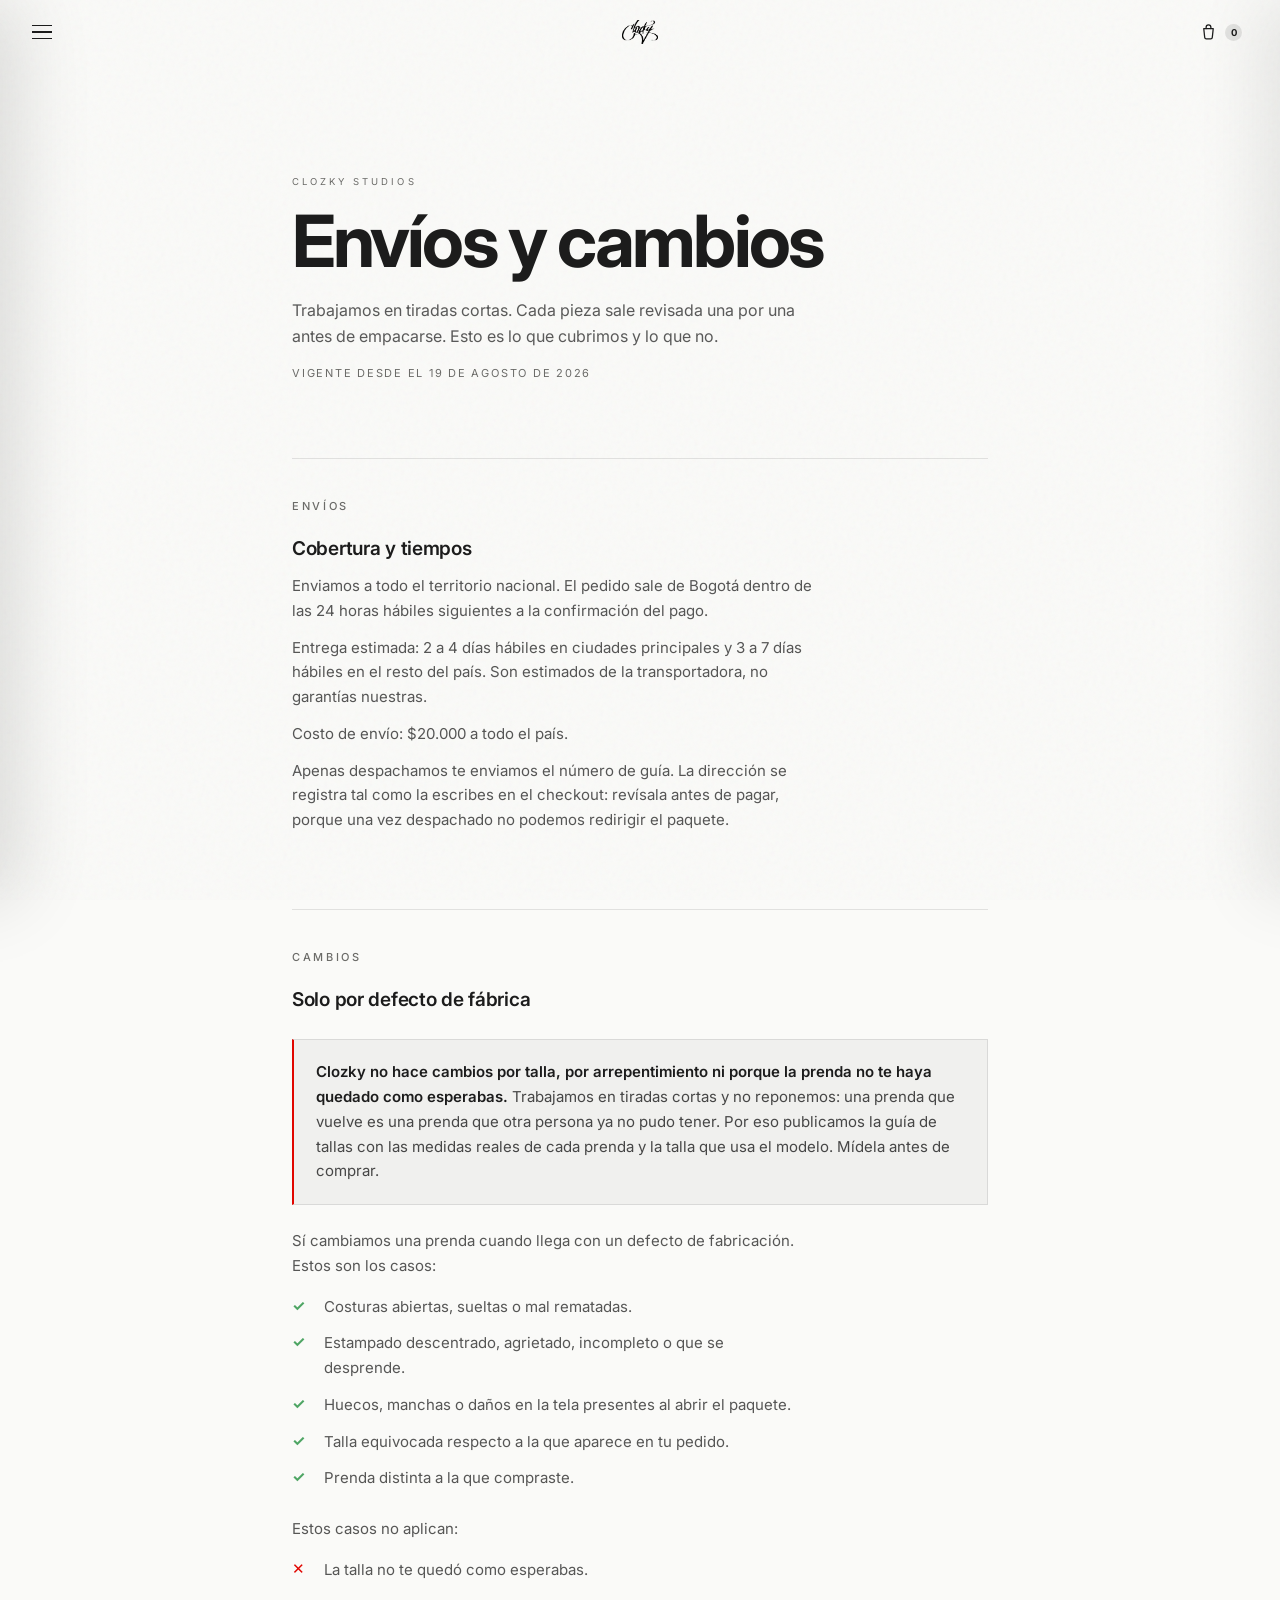
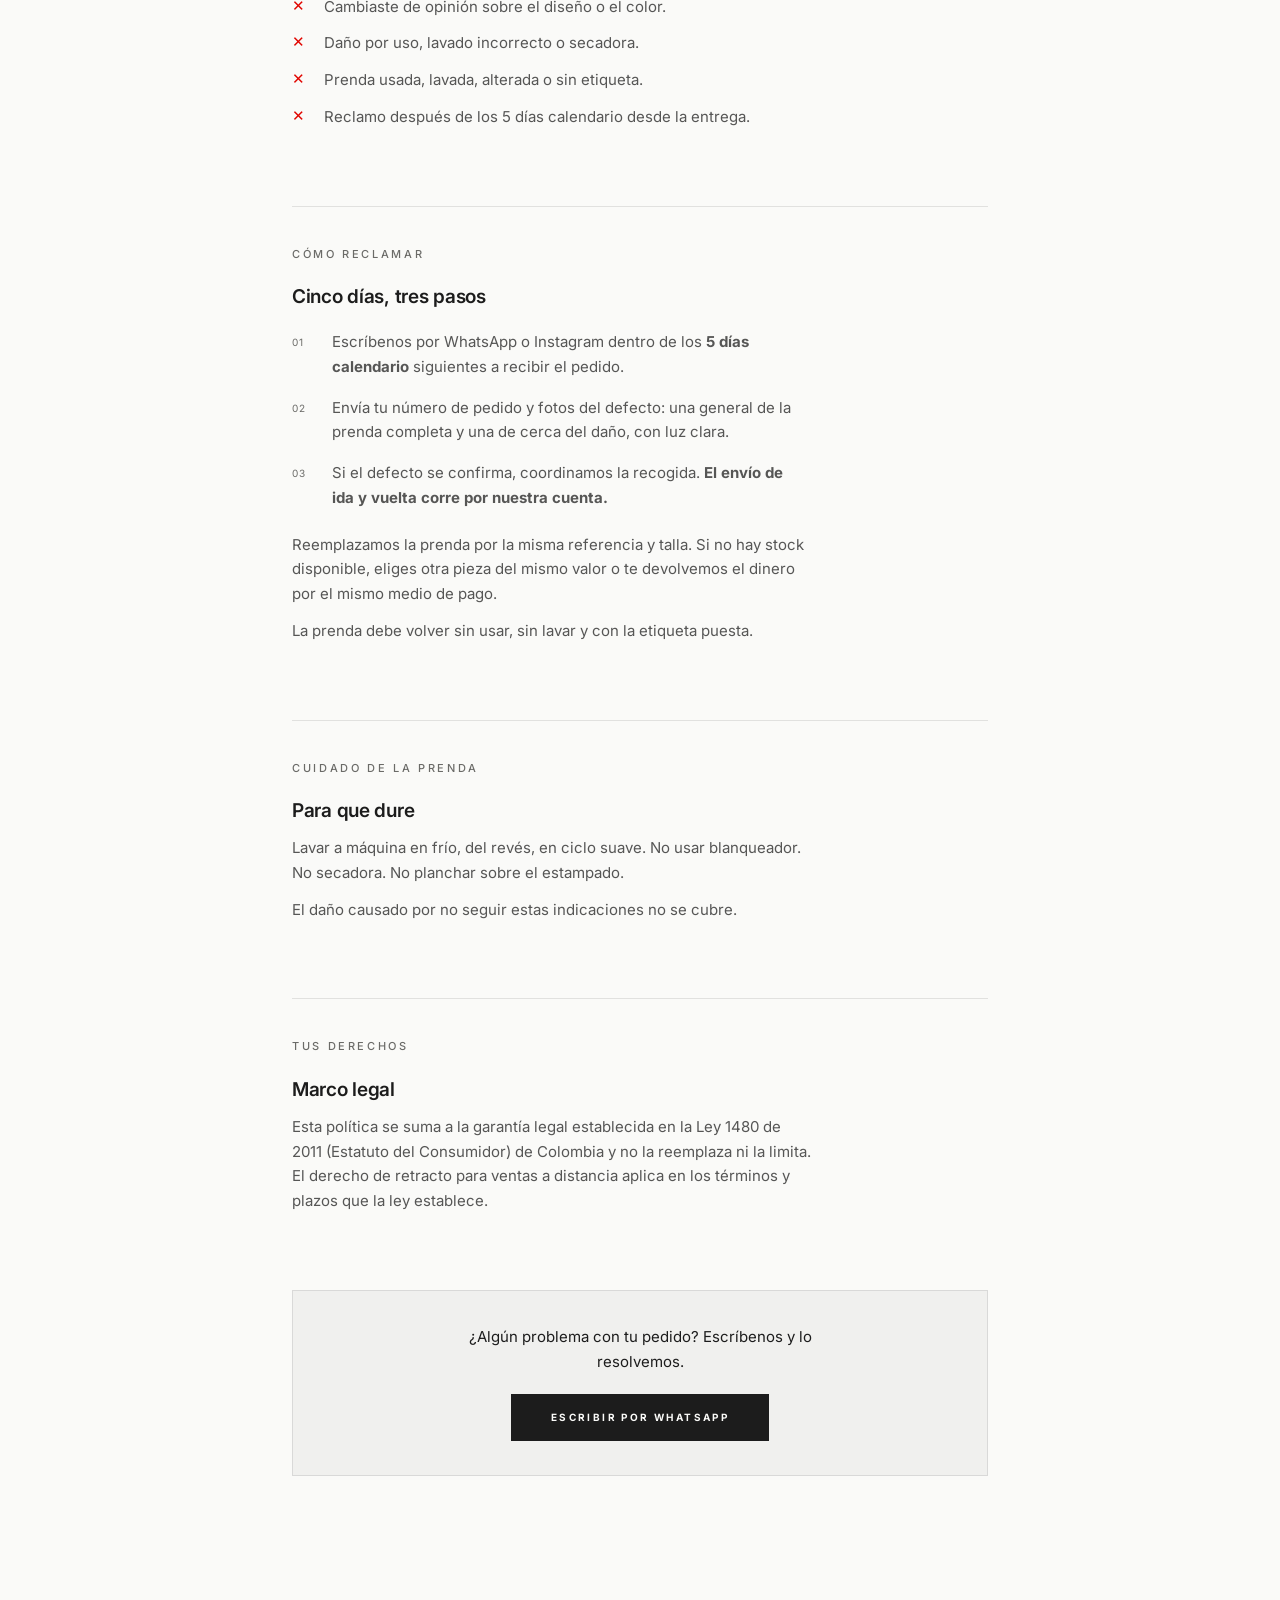
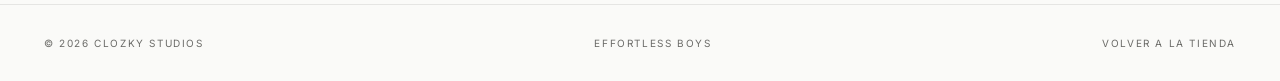
<file: cambios.html>
<!DOCTYPE html>
<html lang="es">
<head>
<meta charset="UTF-8">
<meta name="viewport" content="width=device-width, initial-scale=1.0">
<title>Envíos y cambios — Clozky</title>
<meta name="description" content="Política de envíos y cambios de Clozky Studios. Cambios únicamente por defecto de fábrica.">
<link rel="icon" type="image/png" href="assets/mascot.png">
<link rel="preconnect" href="https://fonts.googleapis.com">
<link rel="preconnect" href="https://fonts.gstatic.com" crossorigin>
<link href="https://fonts.googleapis.com/css2?family=Inter:wght@300;400;500;600;700&display=swap" rel="stylesheet">
<link rel="stylesheet" href="shell.css">
<style>
*,*::before,*::after{margin:0;padding:0;box-sizing:border-box}
html{scroll-behavior:smooth}
body{background:var(--paper);color:var(--ink);font-family:'Inter',system-ui,sans-serif;
  font-size:15px;line-height:1.65;overflow-x:hidden;-webkit-font-smoothing:antialiased}
img{display:block;max-width:100%}
a{color:inherit}
button{font:inherit;color:inherit;background:none;border:0;cursor:pointer}

.doc{max-width:760px;margin:0 auto;
  padding:calc(var(--header-h) + clamp(48px,9vw,110px)) clamp(20px,5vw,32px) clamp(70px,10vw,130px)}

.doc__kicker{font-size:9.5px;letter-spacing:.32em;text-transform:uppercase;color:var(--gray-light)}
.doc h1{margin-top:16px;font-size:clamp(34px,7vw,72px);font-weight:700;
  letter-spacing:-.04em;line-height:.96}
.doc__lede{margin-top:22px;font-size:16px;color:rgba(28,28,28,.72);max-width:52ch}
.doc__updated{margin-top:14px;font-size:11px;letter-spacing:.16em;text-transform:uppercase;color:var(--gray-light)}

section{margin-top:clamp(44px,7vw,76px);padding-top:clamp(26px,4vw,38px);
  border-top:1px solid rgba(28,28,28,.11)}
section h2{font-size:11px;letter-spacing:.24em;text-transform:uppercase;
  color:var(--gray-light);font-weight:500;margin-bottom:18px}
section h3{font-size:19px;font-weight:600;letter-spacing:-.015em;margin-bottom:10px}
section p{color:rgba(28,28,28,.74);max-width:58ch}
section p + p{margin-top:12px}

ul{list-style:none;margin-top:16px;display:grid;gap:12px}
li{display:grid;grid-template-columns:20px 1fr;gap:12px;align-items:start;
  color:rgba(28,28,28,.74);max-width:56ch}
li .mk{font-weight:700;line-height:1.5}
li.yes .mk{color:#4ea564}
li.no  .mk{color:var(--red)}

.callout{
  margin-top:24px;padding:20px 22px;
  background:rgba(28,28,28,.045);
  border:1px solid rgba(28,28,28,.10);
  border-left:2px solid var(--red);
}
.callout p{color:rgba(28,28,28,.8);max-width:none}
.callout strong{color:var(--ink);font-weight:600}

.steps{counter-reset:s;margin-top:18px;display:grid;gap:16px}
.step{display:grid;grid-template-columns:26px 1fr;gap:14px;align-items:start}
.step::before{
  counter-increment:s;content:counter(s,decimal-leading-zero);
  font-size:10px;letter-spacing:.14em;color:var(--gray-light);padding-top:4px;
}
.step p{max-width:52ch}

.contact{
  margin-top:clamp(44px,7vw,76px);padding:clamp(24px,4vw,34px);
  background:rgba(28,28,28,.045);
  border:1px solid rgba(28,28,28,.10);
  text-align:center;
}
.contact p{margin:0 auto;max-width:44ch}
.contact a.cta{
  display:inline-block;margin-top:20px;padding:15px 40px;
  background:var(--ink);color:var(--paper);text-decoration:none;
  font-size:10px;letter-spacing:.24em;text-transform:uppercase;font-weight:700;
  transition:transform 160ms var(--ease-out);
}
.contact a.cta:active{transform:scale(.98)}

footer{border-top:1px solid rgba(28,28,28,.09);padding:30px clamp(20px,5vw,44px);
  display:flex;justify-content:space-between;gap:18px;flex-wrap:wrap;
  font-size:10px;letter-spacing:.16em;text-transform:uppercase;color:var(--gray-light)}
footer a{text-decoration:none}
footer a:hover{color:var(--ink)}
</style>
</head>
<body>

<div class="atmos" aria-hidden="true">
    <div class="atmos__grain"></div>
</div>

<header class="hdr">
    <div class="hdr__side">
        <button class="burger" id="burger" aria-label="Abrir menú" aria-expanded="false" aria-controls="drawer">
            <span></span><span></span><span></span>
        </button>
    </div>
    <a class="hdr__logo" href="index.html" aria-label="Clozky — inicio"><img src="assets/logo.png" alt="Clozky"></a>
    <div class="hdr__side hdr__side--right">
        <button class="cartbtn" aria-label="Abrir la bolsa">
            <svg viewBox="0 0 24 24" fill="none" stroke="currentColor" stroke-width="1.6"
                 stroke-linecap="round" stroke-linejoin="round" aria-hidden="true">
                <path d="M6 7h12l-1.2 11.2a2 2 0 0 1-2 1.8H9.2a2 2 0 0 1-2-1.8L6 7Z"/>
                <path d="M9 7V5.5a3 3 0 0 1 6 0V7"/>
            </svg>
            <span class="cartbtn__n" id="cart-count" data-n="0">0</span>
        </button>
    </div>
</header>

<div class="scrim" id="drawer-scrim"></div>
<aside class="drawer" id="drawer" aria-hidden="true" aria-label="Menú">
    <div class="drawer__top">
        <img src="assets/logo.png" alt="Clozky">
        <button class="drawer__close" data-drawer-close>Cerrar
            <svg width="12" height="12" viewBox="0 0 12 12" fill="none" stroke="currentColor" stroke-width="1.4" aria-hidden="true"><path d="M1 1l10 10M11 1L1 11"/></svg>
        </button>
    </div>
    <div class="drawer__body">
        <ul class="drawer__primary">
            <li><a href="producto.html?p=nograce">Best Seller <span class="tag">No Grace</span></a></li>
            <li><a href="gallery.html">Gallery</a></li>
            <li><a href="index.html#shop">Shop All</a></li>
        </ul>
        <ul class="drawer__sub">
            <li><a href="index.html#brand">Nosotros</a></li>
            <li><a href="https://instagram.com/clozkystudios" target="_blank" rel="noopener">Instagram</a></li>
            <li><a href="cambios.html">Envíos y cambios</a></li>
        </ul>
        <div class="drawer__drop">
            <span class="lbl">Última cápsula</span>
            <a class="drawer__card" href="index.html#shop" aria-label="Ver la cápsula Saints or Sinners">
                <img src="assets/drop-blon.webp" alt="" loading="lazy">
            </a>
        </div>
    </div>
    <div class="drawer__foot">
        <a href="index.html#brand">Effortless Boys</a>
        <a href="cambios.html">Términos</a>
    </div>
</aside>

<main class="doc">
    <p class="doc__kicker">Clozky Studios</p>
    <h1>Envíos y cambios</h1>
    <p class="doc__lede">Trabajamos en tiradas cortas. Cada pieza sale revisada una por una
        antes de empacarse. Esto es lo que cubrimos y lo que no.</p>
    <p class="doc__updated">Vigente desde el 19 de agosto de 2026</p>

    <section>
        <h2>Envíos</h2>
        <h3>Cobertura y tiempos</h3>
        <p>Enviamos a todo el territorio nacional. El pedido sale de Bogotá dentro de
            las 24 horas hábiles siguientes a la confirmación del pago.</p>
        <p>Entrega estimada: 2 a 4 días hábiles en ciudades principales y 3 a 7 días
            hábiles en el resto del país. Son estimados de la transportadora, no
            garantías nuestras.</p>
        <p>Costo de envío: $20.000 a todo el país.</p>
        <p>Apenas despachamos te enviamos el número de guía. La dirección se registra
            tal como la escribes en el checkout: revísala antes de pagar, porque una
            vez despachado no podemos redirigir el paquete.</p>
    </section>

    <section>
        <h2>Cambios</h2>
        <h3>Solo por defecto de fábrica</h3>

        <div class="callout">
            <p><strong>Clozky no hace cambios por talla, por arrepentimiento ni porque
                la prenda no te haya quedado como esperabas.</strong> Trabajamos en
                tiradas cortas y no reponemos: una prenda que vuelve es una prenda que
                otra persona ya no pudo tener. Por eso publicamos la guía de tallas con
                las medidas reales de cada prenda y la talla que usa el modelo. Mídela
                antes de comprar.</p>
        </div>

        <p style="margin-top:24px">Sí cambiamos una prenda cuando llega con un defecto
            de fabricación. Estos son los casos:</p>

        <ul>
            <li class="yes"><span class="mk">✓</span><span>Costuras abiertas, sueltas o mal rematadas.</span></li>
            <li class="yes"><span class="mk">✓</span><span>Estampado descentrado, agrietado, incompleto o que se desprende.</span></li>
            <li class="yes"><span class="mk">✓</span><span>Huecos, manchas o daños en la tela presentes al abrir el paquete.</span></li>
            <li class="yes"><span class="mk">✓</span><span>Talla equivocada respecto a la que aparece en tu pedido.</span></li>
            <li class="yes"><span class="mk">✓</span><span>Prenda distinta a la que compraste.</span></li>
        </ul>

        <p style="margin-top:26px">Estos casos no aplican:</p>

        <ul>
            <li class="no"><span class="mk">✕</span><span>La talla no te quedó como esperabas.</span></li>
            <li class="no"><span class="mk">✕</span><span>Cambiaste de opinión sobre el diseño o el color.</span></li>
            <li class="no"><span class="mk">✕</span><span>Daño por uso, lavado incorrecto o secadora.</span></li>
            <li class="no"><span class="mk">✕</span><span>Prenda usada, lavada, alterada o sin etiqueta.</span></li>
            <li class="no"><span class="mk">✕</span><span>Reclamo después de los 5 días calendario desde la entrega.</span></li>
        </ul>
    </section>

    <section>
        <h2>Cómo reclamar</h2>
        <h3>Cinco días, tres pasos</h3>
        <div class="steps">
            <div class="step"><p>Escríbenos por WhatsApp o Instagram dentro de los
                <strong>5 días calendario</strong> siguientes a recibir el pedido.</p></div>
            <div class="step"><p>Envía tu número de pedido y fotos del defecto: una
                general de la prenda completa y una de cerca del daño, con luz clara.</p></div>
            <div class="step"><p>Si el defecto se confirma, coordinamos la recogida.
                <strong>El envío de ida y vuelta corre por nuestra cuenta.</strong></p></div>
        </div>
        <p style="margin-top:22px">Reemplazamos la prenda por la misma referencia y talla.
            Si no hay stock disponible, eliges otra pieza del mismo valor o te devolvemos
            el dinero por el mismo medio de pago.</p>
        <p>La prenda debe volver sin usar, sin lavar y con la etiqueta puesta.</p>
    </section>

    <section>
        <h2>Cuidado de la prenda</h2>
        <h3>Para que dure</h3>
        <p>Lavar a máquina en frío, del revés, en ciclo suave. No usar blanqueador.
            No secadora. No planchar sobre el estampado.</p>
        <p>El daño causado por no seguir estas indicaciones no se cubre.</p>
    </section>

    <section>
        <h2>Tus derechos</h2>
        <h3>Marco legal</h3>
        <p>Esta política se suma a la garantía legal establecida en la Ley 1480 de 2011
            (Estatuto del Consumidor) de Colombia y no la reemplaza ni la limita.
            El derecho de retracto para ventas a distancia aplica en los términos y
            plazos que la ley establece.</p>
    </section>

    <div class="contact">
        <p>¿Algún problema con tu pedido? Escríbenos y lo resolvemos.</p>
        <a class="cta" href="https://wa.me/573000000000" target="_blank" rel="noopener">Escribir por WhatsApp</a>
    </div>
</main>

<footer>
    <span>© 2026 Clozky Studios</span>
    <span>Effortless Boys</span>
    <span><a href="index.html">Volver a la tienda</a></span>
</footer>

<script src="cart.js" defer></script>
<script src="shell.js" defer></script>
<script src="bolsa.js" defer></script>
</body>
</html>
</file>
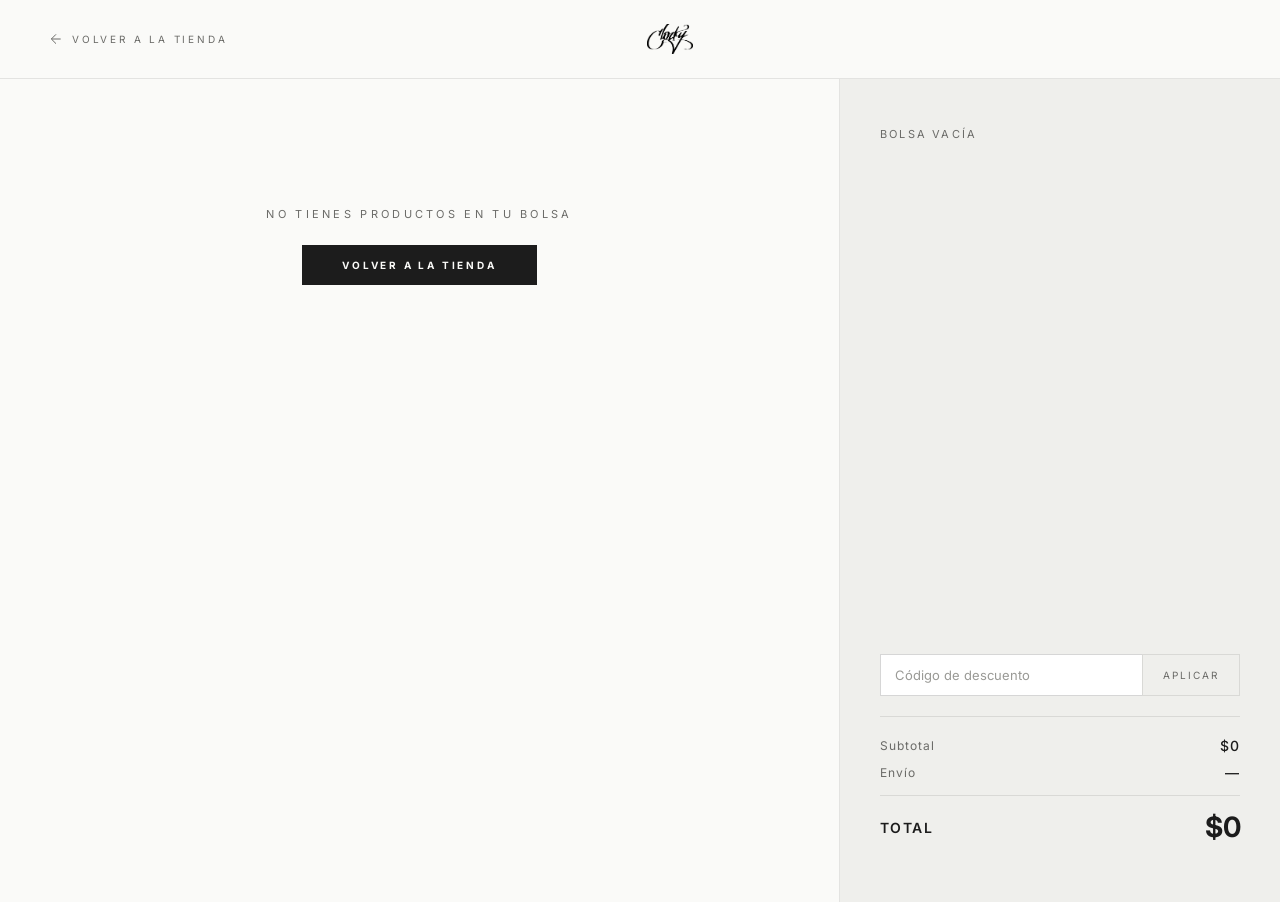
<file: checkout.html>
<!DOCTYPE html>
<html lang="es">
<head>
    <meta charset="UTF-8">
    <meta name="viewport" content="width=device-width, initial-scale=1.0">
    <title>Checkout — CLOZKY Studios</title>
    <link rel="preconnect" href="https://fonts.googleapis.com">
    <link rel="preconnect" href="https://fonts.gstatic.com" crossorigin>
    <link href="https://fonts.googleapis.com/css2?family=Inter:wght@300;400;500;600;700&display=swap" rel="stylesheet">
    <style>
        *, *::before, *::after { margin: 0; padding: 0; box-sizing: border-box; }
        :root {
            --paper:#FAFAF8; --ink:#1C1C1C;
            --gray-dark:#EFEFEC; --gray-mid:#E5E5E2;
            --gray-light:#6B6B68; --red: #cc0000;
            --border: rgba(28,28,28,0.1);
        }
        body { background: var(--paper); color: var(--ink); font-family: 'Inter', sans-serif; min-height: 100vh; }
        a { color: inherit; text-decoration: none; }

        /* ── HEADER ── */
        .ck-header {
            padding: 24px 48px;
            border-bottom: 1px solid var(--border);
            display: flex; align-items: center; justify-content: space-between;
            position: sticky; top: 0; background: rgba(250,250,248,0.95);
            backdrop-filter: blur(12px); z-index: 100;
        }
        .ck-logo { font-family: 'Inter', sans-serif; font-weight: 700; font-size: 26px; letter-spacing: -0.02em; }
        .ck-logo img { height: 30px; filter: brightness(0); object-fit: contain; display: block; }
        .ck-logo-fallback { display: none; }
        .ck-back {
            font-size: 10px; letter-spacing: 0.28em; text-transform: uppercase;
            color: var(--gray-light); transition: color 0.2s; display: flex; align-items: center; gap: 8px;
        }
        .ck-back:hover { color: var(--ink); }

        /* ── LAYOUT ── */
        .ck-main { display: grid; grid-template-columns: 1fr 440px; min-height: calc(100vh - 77px); }

        /* ── FORM COLUMN ── */
        .ck-form-col {
            padding: 48px 56px 80px;
            border-right: 1px solid var(--border);
        }
        .ck-section { margin-bottom: 40px; }
        .ck-section-title {
            font-size: 18px; font-weight: 600; letter-spacing: 0.02em;
            margin-bottom: 20px; padding-bottom: 12px;
            border-bottom: 1px solid var(--border);
        }

        .ck-row { display: grid; gap: 12px; margin-bottom: 12px; }
        .ck-row.cols2 { grid-template-columns: 1fr 1fr; }
        .ck-row.cols3 { grid-template-columns: 1fr 1fr 1fr; }

        .ck-field { position: relative; }
        .ck-field label {
            display: block; font-size: 10px; letter-spacing: 0.28em; text-transform: uppercase;
            color: var(--gray-light); margin-bottom: 6px;
        }
        .ck-field input, .ck-field select {
            width: 100%; padding: 14px 16px;
            background: #fff; border: 1px solid rgba(28,28,28,0.18);
            color: var(--ink); font-family: 'Inter', sans-serif; font-size: 14px;
            transition: border-color 0.2s; outline: none; appearance: none;
        }
        .ck-field input:focus, .ck-field select:focus { border-color: rgba(28,28,28,0.4); }
        .ck-field input::placeholder { color: #9a9a96; }
        .ck-field select { background-image: url("data:image/svg+xml,%3Csvg xmlns='http://www.w3.org/2000/svg' width='12' height='8' viewBox='0 0 12 8'%3E%3Cpath d='M1 1l5 5 5-5' stroke='%23888' stroke-width='1.5' fill='none'/%3E%3C/svg%3E"); background-repeat: no-repeat; background-position: right 14px center; padding-right: 36px; }
        .ck-field select option { background: var(--paper); }

        .ck-checkbox { display: flex; align-items: flex-start; gap: 12px; margin-top: 12px; }
        .ck-checkbox input[type="checkbox"] { width: 16px; height: 16px; margin-top: 2px; accent-color: var(--ink); cursor: pointer; flex-shrink: 0; }
        .ck-checkbox label { font-size: 12px; color: var(--gray-light); cursor: pointer; line-height: 1.5; }

        .ck-notice {
            background: rgba(204,0,0,0.08); border: 1px solid rgba(204,0,0,0.2);
            padding: 14px 18px; font-size: 12px; color: #9b1c1c; line-height: 1.7;
            margin-bottom: 20px;
        }
        .ck-notice strong { color: #7f1010; }

        /* ── PAY BUTTON ── */
        .ck-pay-btn {
            width: 100%; padding: 18px;
            background: var(--ink); color: var(--paper);
            border: none; cursor: pointer;
            font-family: 'Inter', sans-serif;
            font-size: 11px; letter-spacing: 0.32em; text-transform: uppercase; font-weight: 700;
            transition: background 0.3s, color 0.3s;
            display: flex; align-items: center; justify-content: center; gap: 12px;
            margin-top: 28px;
        }
        .ck-pay-btn:hover { background: var(--red); color: #fff; }
        .ck-pay-btn:disabled { opacity: 0.5; cursor: not-allowed; }
        .ck-pay-btn svg { flex-shrink: 0; }

        .ck-security {
            text-align: center; margin-top: 14px;
            font-size: 10px; letter-spacing: 0.2em; text-transform: uppercase; color: var(--gray-light);
        }

        /* ── SUMMARY COLUMN ── */
        .ck-summary-col {
            background: var(--gray-dark);
            padding: 48px 40px;
            display: flex; flex-direction: column;
        }
        .ck-items { flex: 1; }
        .ck-item {
            display: grid; grid-template-columns: 64px 1fr auto;
            gap: 14px; padding: 16px 0;
            border-bottom: 1px solid var(--border);
        }
        .ck-item:first-child { border-top: none; padding-top: 0; }
        .ck-item-img {
            width: 64px; height: 80px; background: transparent;
            display: flex; align-items: center; justify-content: center;
            overflow: hidden; flex-shrink: 0;
        }
        .ck-item-img img { width: 100%; height: 100%; object-fit: contain; padding: 4px; }
        .ck-item-name { font-size: 12px; font-weight: 600; letter-spacing: 0.06em; text-transform: uppercase; margin-bottom: 4px; }
        .ck-item-detail { font-size: 11px; color: var(--gray-light); margin-bottom: 2px; }
        .ck-item-qty {
            display: inline-block; margin-top: 6px;
            font-size: 10px; letter-spacing: 0.2em; text-transform: uppercase;
            color: var(--gray-light); border: 1px solid rgba(28,28,28,0.12);
            padding: 2px 8px;
        }
        .ck-item-price { font-family: 'Inter', sans-serif; font-weight: 700; letter-spacing: -0.03em; font-size: 20px; white-space: nowrap; }

        .ck-discount-row { padding: 20px 0; border-bottom: 1px solid var(--border); display: flex; gap: 0; }
        .ck-discount-row input {
            flex: 1; padding: 12px 14px;
            background: #fff; border: 1px solid rgba(28,28,28,0.18); border-right: none;
            color: var(--ink); font-family: 'Inter', sans-serif; font-size: 13px; outline: none;
        }
        .ck-discount-row input::placeholder { color: #9a9a96; }
        .ck-discount-row button {
            padding: 12px 20px;
            background: transparent; border: 1px solid var(--border);
            color: var(--gray-light); font-family: 'Inter', sans-serif;
            font-size: 10px; letter-spacing: 0.2em; text-transform: uppercase;
            cursor: pointer; transition: all 0.2s;
        }
        .ck-discount-row button:hover { background: var(--gray-mid); color: var(--ink); }

        .ck-totals { padding-top: 20px; }
        .ck-total-row { display: flex; justify-content: space-between; align-items: center; margin-bottom: 10px; }
        .ck-total-row span { font-size: 12px; color: var(--gray-light); letter-spacing: 0.08em; }
        .ck-total-row .val { font-size: 14px; color: var(--ink); font-weight: 500; }
        .ck-total-row.main { margin-top: 14px; padding-top: 14px; border-top: 1px solid var(--border); }
        .ck-total-row.main span { font-size: 14px; color: var(--ink); font-weight: 600; letter-spacing: 0.1em; text-transform: uppercase; }
        .ck-total-row.main .val { font-family: 'Inter', sans-serif; font-weight: 700; font-size: 28px; letter-spacing: -0.02em; }

        /* ── EMPTY STATE ── */
        .ck-empty { text-align: center; padding: 80px 20px; }
        .ck-empty p { font-size: 11px; letter-spacing: 0.3em; text-transform: uppercase; color: var(--gray-light); margin-bottom: 24px; }
        .ck-empty a { display: inline-block; padding: 14px 40px; background: var(--ink); color: var(--paper); font-size: 10px; letter-spacing: 0.28em; text-transform: uppercase; font-weight: 700; }

        /* ── TOUCH ── */
        @media (pointer: coarse) {
            a, button { cursor: pointer; -webkit-tap-highlight-color: transparent; }
        }

        /* ── RESPONSIVE 900px ── */
        @media (max-width: 900px) {
            .ck-header { padding: 16px 20px; }
            .ck-main { grid-template-columns: 1fr; }
            .ck-summary-col { order: -1; padding: 28px 20px 20px; }
            .ck-form-col { padding: 28px 20px 80px; border-right: none; }
            .ck-row.cols2, .ck-row.cols3 { grid-template-columns: 1fr; }
            .ck-section-title { font-size: 16px; }
            .ck-field input, .ck-field select { padding: 13px 14px; font-size: 16px; }
            .ck-pay-btn { padding: 18px; font-size: 11px; }
        }

        /* ── RESPONSIVE 480px ── */
        @media (max-width: 480px) {
            .ck-header { padding: 14px 16px; }
            .ck-form-col { padding: 20px 16px 80px; }
            .ck-summary-col { padding: 20px 16px 16px; }
            .ck-item { gap: 10px; }
            .ck-item-img { width: 52px; height: 65px; }
            .ck-item-name { font-size: 11px; }
            .ck-item-price { font-size: 17px; }
        }
    </style>
</head>
<body>

<!-- Header -->
<header class="ck-header">
    <a href="index.html" class="ck-back">
        <svg width="16" height="16" viewBox="0 0 24 24" fill="none" stroke="currentColor" stroke-width="1.5"><path d="M19 12H5M12 5l-7 7 7 7"/></svg>
        Volver a la tienda
    </a>
    <span class="ck-logo">
        <img src="assets/logo.png" alt="CLOZKY"
            onerror="this.style.display='none';document.querySelector('.ck-logo-fallback').style.display='block'">
        <span class="ck-logo-fallback">CLOZKY</span>
    </span>
    <div style="width:120px"></div>
</header>

<main class="ck-main">

    <!-- ── FORM ── -->
    <div class="ck-form-col">
        <div id="form-area">

            <!-- Contacto -->
            <div class="ck-section">
                <h2 class="ck-section-title">Contacto</h2>
                <div class="ck-row">
                    <div class="ck-field">
                        <label for="email">Correo electrónico</label>
                        <input type="email" id="email" name="email" placeholder="tucorreo@email.com" required>
                    </div>
                </div>
                <div class="ck-checkbox">
                    <input type="checkbox" id="newsletter" name="newsletter">
                    <label for="newsletter">Recibir novedades y drops exclusivos por correo</label>
                </div>
            </div>

            <!-- Entrega -->
            <div class="ck-section">
                <h2 class="ck-section-title">Entrega</h2>

                <div class="ck-row">
                    <div class="ck-field">
                        <label>País / Región</label>
                        <select disabled><option>Colombia</option></select>
                    </div>
                </div>
                <div class="ck-row cols2">
                    <div class="ck-field">
                        <label for="nombre">Nombre</label>
                        <input type="text" id="nombre" placeholder="Nombre" required>
                    </div>
                    <div class="ck-field">
                        <label for="apellidos">Apellidos</label>
                        <input type="text" id="apellidos" placeholder="Apellidos" required>
                    </div>
                </div>
                <div class="ck-row">
                    <div class="ck-field">
                        <label for="cedula">Cédula</label>
                        <input type="text" id="cedula" placeholder="Número de cédula" required>
                    </div>
                </div>
                <div class="ck-row">
                    <div class="ck-field">
                        <label for="direccion">Dirección</label>
                        <input type="text" id="direccion" placeholder="Calle, carrera, número..." required>
                    </div>
                </div>
                <div class="ck-row">
                    <div class="ck-field">
                        <label for="apto">Apartamento, barrio, etc. (opcional)</label>
                        <input type="text" id="apto" placeholder="Apto 201, Barrio El Prado">
                    </div>
                </div>
                <div class="ck-row cols3">
                    <div class="ck-field">
                        <label for="ciudad">Ciudad</label>
                        <input type="text" id="ciudad" placeholder="Bogotá" required>
                    </div>
                    <div class="ck-field">
                        <label for="depto">Departamento</label>
                        <select id="depto" required>
                            <option value="" disabled selected>Departamento</option>
                            <option>Amazonas</option><option>Antioquia</option><option>Arauca</option>
                            <option>Atlántico</option><option>Bogotá D.C.</option><option>Bolívar</option>
                            <option>Boyacá</option><option>Caldas</option><option>Caquetá</option>
                            <option>Casanare</option><option>Cauca</option><option>Cesar</option>
                            <option>Chocó</option><option>Córdoba</option><option>Cundinamarca</option>
                            <option>Guainía</option><option>Guaviare</option><option>Huila</option>
                            <option>La Guajira</option><option>Magdalena</option><option>Meta</option>
                            <option>Nariño</option><option>Norte de Santander</option><option>Putumayo</option>
                            <option>Quindío</option><option>Risaralda</option><option>San Andrés</option>
                            <option>Santander</option><option>Sucre</option><option>Tolima</option>
                            <option>Valle del Cauca</option><option>Vaupés</option><option>Vichada</option>
                        </select>
                    </div>
                    <div class="ck-field">
                        <label for="cp">Código postal (opcional)</label>
                        <input type="text" id="cp" placeholder="110111">
                    </div>
                </div>
                <div class="ck-row">
                    <div class="ck-field">
                        <label for="telefono">Teléfono</label>
                        <input type="tel" id="telefono" placeholder="+57 300 000 0000" required>
                    </div>
                </div>
            </div>

            <!-- Aviso envío -->
            <div class="ck-notice">
                <strong>Importante:</strong> Solo realizamos envíos nacionales a Colombia. Verifica tu ciudad y departamento antes de pagar. Los envíos se despachan en 1-3 días hábiles.
            </div>

            <!-- Pago -->
            <div class="ck-section" style="margin-bottom:0">
                <h2 class="ck-section-title">Pago</h2>
                <p style="font-size:12px;color:var(--gray-light);line-height:1.8;margin-bottom:8px;">
                    Serás redirigido a <strong style="color:var(--ink)">Wompi by Bancolombia</strong> para completar el pago de forma segura.<br>
                    Aceptamos: tarjeta débito/crédito, PSE, Nequi, Daviplata y más.
                </p>
                <div style="display:flex;gap:8px;margin-bottom:20px;flex-wrap:wrap;align-items:center">
                    <span style="font-size:9px;letter-spacing:0.2em;color:var(--gray-light);text-transform:uppercase">Métodos:</span>
                    <span style="font-size:11px;border:1px solid var(--border);padding:4px 10px;color:var(--gray-light)">VISA</span>
                    <span style="font-size:11px;border:1px solid var(--border);padding:4px 10px;color:var(--gray-light)">Mastercard</span>
                    <span style="font-size:11px;border:1px solid var(--border);padding:4px 10px;color:var(--gray-light)">PSE</span>
                    <span style="font-size:11px;border:1px solid var(--border);padding:4px 10px;color:var(--gray-light)">Nequi</span>
                    <span style="font-size:11px;border:1px solid var(--border);padding:4px 10px;color:var(--gray-light)">Daviplata</span>
                </div>

                <button class="ck-pay-btn" id="pay-btn" onclick="procesarPago()">
                    <svg width="18" height="18" viewBox="0 0 24 24" fill="none" stroke="currentColor" stroke-width="1.5"><rect x="1" y="4" width="22" height="16" rx="2"/><line x1="1" y1="10" x2="23" y2="10"/></svg>
                    Pagar con Wompi
                </button>
                <p class="ck-security">
                    <svg style="vertical-align:middle;margin-right:6px" width="12" height="12" viewBox="0 0 24 24" fill="none" stroke="currentColor" stroke-width="2"><rect x="3" y="11" width="18" height="11" rx="2"/><path d="M7 11V7a5 5 0 0110 0v4"/></svg>
                    Transacción 100% segura · Powered by Wompi
                </p>
            </div>

        </div>

        <div id="empty-state" style="display:none" class="ck-empty">
            <p>No tienes productos en tu bolsa</p>
            <a href="index.html">Volver a la tienda</a>
        </div>
    </div>

    <!-- ── SUMMARY ── -->
    <div class="ck-summary-col">
        <div class="ck-items" id="ck-items"></div>

        <div class="ck-discount-row">
            <input type="text" id="codigo-desc" placeholder="Código de descuento">
            <button onclick="aplicarDescuento()">Aplicar</button>
        </div>

        <div class="ck-totals">
            <div class="ck-total-row">
                <span>Subtotal</span>
                <span class="val" id="ck-subtotal">$0</span>
            </div>
            <div class="ck-total-row">
                <span>Envío <span id="envio-info" style="font-size:10px;color:#666"></span></span>
                <span class="val" id="ck-envio">—</span>
            </div>
            <div class="ck-total-row main">
                <span>Total</span>
                <span class="val" id="ck-total">$0</span>
            </div>
        </div>
    </div>

</main>

<!-- cart.js va ANTES del script en línea: init() lo necesita ya cargado.
     Con defer corría después y la bolsa salía siempre vacía. -->
<script src="cart.js"></script>
<script>
    // Solo para mostrar. El servidor recalcula el total y es el que manda.
    const ENVIO_COSTO = 20000;

    const PRODUCT_IMGS = {
        1: 'assets/product1-cut.webp',
        2: 'assets/product2-cut.webp',
        3: 'assets/product3-cut.webp',
    };

    const fmt = n => '$' + Number(n).toLocaleString('es-CO');

    let cart = [];
    let subtotal = 0;
    let envio = 0;
    let total = 0;

    // El carrito se lee por ClozkyCart, que filtra entradas corruptas.
    // Leer localStorage a mano se saltaba ese filtro (regla en CLAUDE.md).
    function init() {
        cart = (window.ClozkyCart ? ClozkyCart.read() : []);

        if (!cart.length) {
            document.getElementById('form-area').style.display = 'none';
            document.getElementById('empty-state').style.display = 'block';
            document.getElementById('ck-items').innerHTML = '<p style="font-size:11px;color:var(--gray-light);letter-spacing:0.2em;text-transform:uppercase">Bolsa vacía</p>';
            return;
        }
        renderItems();
        calcTotals();
    }

    // El carrito vive en localStorage del propio navegador. Escapar no protege
    // de terceros, pero evita que un carrito corrupto rompa la página entera.
    const esc = (v) => String(v ?? '').replace(/[&<>"']/g,
        c => ({ '&':'&amp;', '<':'&lt;', '>':'&gt;', '"':'&quot;', "'":'&#39;' }[c]));

    function renderItems() {
        subtotal = cart.reduce((a, i) => a + i.price * i.qty, 0);

        document.getElementById('ck-items').innerHTML = cart.map(item => {
            const img = item.productId && PRODUCT_IMGS[item.productId]
                ? `<img src="${PRODUCT_IMGS[item.productId]}" alt="${esc(item.name)}"
                         onerror="this.style.display='none'">`
                : `<svg width="22" height="22" viewBox="0 0 24 24" fill="none" stroke="#2a2a2a" stroke-width="1"><rect x="3" y="3" width="18" height="18" rx="1"/></svg>`;
            return `
            <div class="ck-item">
                <div class="ck-item-img">${img}</div>
                <div>
                    <p class="ck-item-name">${esc(item.name)}</p>
                    <p class="ck-item-detail">Talla: ${esc(item.size)}</p>
                    <span class="ck-item-qty">Cant: ${esc(item.qty)}</span>
                </div>
                <span class="ck-item-price">${fmt(item.price * item.qty)}</span>
            </div>`;
        }).join('');
    }

    function calcTotals() {
        subtotal = cart.reduce((a, i) => a + i.price * i.qty, 0);
        envio = ENVIO_COSTO;
        total = subtotal + envio;

        document.getElementById('ck-subtotal').textContent = fmt(subtotal);
        document.getElementById('ck-envio').textContent = fmt(envio);
        document.getElementById('ck-total').textContent = fmt(total);
        document.getElementById('envio-info').textContent = '';
    }

    function aplicarDescuento() {
        alert('Función de descuento próximamente. Si tienes un código válido, escríbenos al DM de @clozkystudios.');
    }

    // ── VALIDAR FORMULARIO ──
    function validarFormulario() {
        const campos = ['email','nombre','apellidos','cedula','direccion','ciudad','telefono'];
        for (const id of campos) {
            const el = document.getElementById(id);
            if (!el.value.trim()) {
                el.focus();
                el.style.borderColor = '#cc0000';
                setTimeout(() => el.style.borderColor = '', 2000);
                alert(`Por favor completa el campo: ${el.previousElementSibling.textContent}`);
                return false;
            }
        }
        if (!document.getElementById('depto').value) {
            alert('Por favor selecciona el departamento.');
            return false;
        }
        return true;
    }

    // ── PROCESAR PAGO — firma generada en el servidor ──
    async function procesarPago() {
        if (!cart.length) return;
        if (!validarFormulario()) return;

        const btn = document.getElementById('pay-btn');
        btn.disabled = true;
        btn.textContent = 'Procesando...';

        const cliente = {
            email:     document.getElementById('email').value.trim(),
            nombre:    document.getElementById('nombre').value.trim() + ' ' + document.getElementById('apellidos').value.trim(),
            cedula:    document.getElementById('cedula').value.trim(),
            direccion: [document.getElementById('direccion').value.trim(), document.getElementById('apto').value.trim()].filter(Boolean).join(', '),
            ciudad:    document.getElementById('ciudad').value.trim(),
            depto:     document.getElementById('depto').value,
            telefono:  document.getElementById('telefono').value.trim(),
        };

        try {
            const res = await fetch('/.netlify/functions/create-payment', {
                method: 'POST',
                headers: { 'Content-Type': 'application/json' },
                body: JSON.stringify({ items: cart, cliente }),
            });

            if (!res.ok) {
                // El servidor explica qué pasó (talla agotada, carrito inválido…)
                // en texto plano y corto. Un 500/502 de la plataforma devuelve
                // una página HTML entera: eso no se le enseña al cliente.
                let motivo = '';
                if (res.status < 500 || res.status === 503) {
                    motivo = (await res.text().catch(() => '')).trim();
                    if (motivo.length > 160 || /[<>]/.test(motivo)) motivo = '';
                }
                throw new Error(motivo || 'No pudimos procesar el pago. Intenta de nuevo.');
            }
            const { wompiUrl, reference, total: totalReal } = await res.json();

            // Guardar para mostrar en gracias.html
            localStorage.setItem('clzky_order', JSON.stringify({
                reference, fecha: new Date().toISOString(),
                items: cart, total: totalReal, cliente,
            }));

            window.location.href = wompiUrl;
        } catch(e) {
            console.error('Error al crear pago:', e);
            btn.disabled = false;
            btn.textContent = 'Pagar con Wompi';
            alert(e.message || 'Error al procesar el pago. Intenta de nuevo.');
        }
    }

    init();
</script>

</body>
</html>
</file>
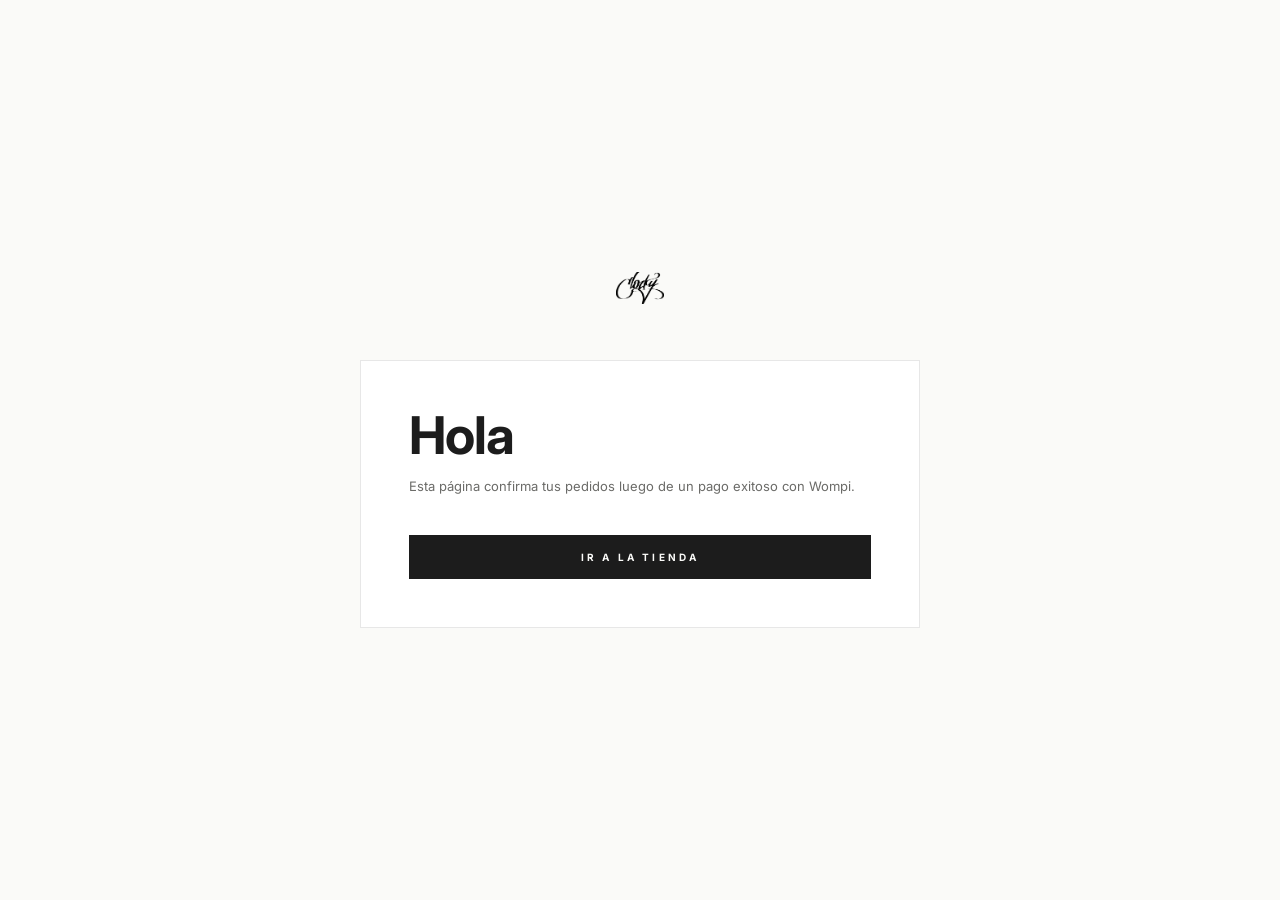
<file: gracias.html>
<!DOCTYPE html>
<html lang="es">
<head>
    <meta charset="UTF-8">
    <meta name="viewport" content="width=device-width, initial-scale=1.0">
    <title>Pedido Confirmado — CLOZKY Studios</title>

    <!-- Meta Pixel Code -->
    <script>
    !function(f,b,e,v,n,t,s)
    {if(f.fbq)return;n=f.fbq=function(){n.callMethod?
    n.callMethod.apply(n,arguments):n.queue.push(arguments)};
    if(!f._fbq)f._fbq=n;n.push=n;n.loaded=!0;n.version='2.0';
    n.queue=[];t=b.createElement(e);t.async=!0;
    t.src=v;s=b.getElementsByTagName(e)[0];
    s.parentNode.insertBefore(t,s)}(window, document,'script',
    'https://connect.facebook.net/en_US/fbevents.js');
    fbq('init', '2256599795114564');
    fbq('track', 'PageView');
    </script>
    <noscript><img height="1" width="1" style="display:none"
    src="https://www.facebook.com/tr?id=2256599795114564&ev=PageView&noscript=1"
    /></noscript>
    <!-- End Meta Pixel Code -->

    <link rel="preconnect" href="https://fonts.googleapis.com">
    <link rel="preconnect" href="https://fonts.gstatic.com" crossorigin>
    <link href="https://fonts.googleapis.com/css2?family=Inter:wght@300;400;500;600;700&display=swap" rel="stylesheet">
    <style>
        *, *::before, *::after { margin: 0; padding: 0; box-sizing: border-box; }
        :root { --paper:#FAFAF8; --ink:#1C1C1C; --gray-dark:#EFEFEC; --gray-mid:#E5E5E2; --gray-light:#6B6B68; --red: #cc0000; --border: rgba(28,28,28,0.1); }
        body { background: var(--paper); color: var(--ink); font-family: 'Inter', sans-serif; min-height: 100vh; display: flex; flex-direction: column; align-items: center; justify-content: center; padding: 40px 24px; }
        .logo { font-family: 'Inter', sans-serif; font-weight: 700; font-size: 28px; letter-spacing: -0.02em; margin-bottom: 56px; }
        .logo img { height: 32px; filter: brightness(0); object-fit: contain; display: block; }

        .card { background: #fff; border: 1px solid var(--border); max-width: 560px; width: 100%; padding: 48px; }
        .status-icon { margin-bottom: 28px; }
        .title { font-family: 'Inter', sans-serif; font-weight: 700; font-size: 52px; letter-spacing: -0.02em; line-height: 1.05; margin-bottom: 10px; }
        .subtitle { font-size: 13px; color: var(--gray-light); line-height: 1.9; margin-bottom: 36px; }

        .ref-box { background: var(--gray-mid); padding: 14px 20px; margin-bottom: 36px; }
        .ref-label { font-size: 9px; letter-spacing: 0.4em; text-transform: uppercase; color: var(--gray-light); margin-bottom: 6px; }
        .ref-val { font-family: 'Inter', sans-serif; font-weight: 700; font-size: 22px; letter-spacing: -0.02em; }

        .order-items { margin-bottom: 28px; }
        .order-item { display: flex; justify-content: space-between; align-items: center; padding: 10px 0; border-bottom: 1px solid var(--border); font-size: 13px; }
        .order-item:last-child { border-bottom: none; }
        .order-item .name { font-weight: 500; }
        .order-item .detail { font-size: 11px; color: var(--gray-light); margin-top: 2px; }
        .order-item .price { font-family: 'Inter', sans-serif; font-weight: 700; letter-spacing: -0.03em; font-size: 18px; }

        .total-row { display: flex; justify-content: space-between; align-items: center; padding: 14px 0; border-top: 1px solid var(--border); }
        .total-row .label { font-size: 11px; letter-spacing: 0.25em; text-transform: uppercase; }
        .total-row .val { font-family: 'Inter', sans-serif; font-weight: 700; letter-spacing: -0.03em; font-size: 26px; }

        .actions { display: flex; flex-direction: column; gap: 12px; margin-top: 36px; }
        .btn-primary { display: block; text-align: center; padding: 16px; background: var(--ink); color: var(--paper); text-decoration: none; font-size: 10px; letter-spacing: 0.32em; text-transform: uppercase; font-weight: 700; transition: background 0.3s, color 0.3s; }
        .btn-primary:hover { background: var(--red); color: #fff; }
        .btn-ghost { display: block; text-align: center; padding: 15px; border: 1px solid var(--border); color: var(--gray-light); font-size: 10px; letter-spacing: 0.28em; text-transform: uppercase; text-decoration: none; transition: all 0.2s; }
        .btn-ghost:hover { border-color: var(--ink); color: var(--ink); }

        .error-card { text-align: center; }
        .error-card .title { color: var(--red); }
    </style>
</head>
<body>

<div class="logo">
    <img src="assets/logo.png" alt="CLOZKY"
        onerror="this.style.display='none';this.nextElementSibling.style.display='block'">
    <span style="display:none">CLOZKY</span>
</div>

<div class="card" id="main-card">
    <!-- contenido generado por JS -->
</div>

<script>
    const fmt = n => '$' + Number(n).toLocaleString('es-CO');

    const params = new URLSearchParams(window.location.search);
    /* Wompi redirige con ?id=<transaccion> y NADA MÁS: nunca manda
       `payment-status` ni `status`. Leerlos daba siempre null, y entonces
       cualquier pago —incluido uno rechazado— se pintaba como exitoso y
       vaciaba el carrito, mientras el Purchase del Pixel no se disparaba
       jamás. El estado hay que preguntárselo a Wompi. */
    const txId = params.get('id');

    let order = null;
    try { order = JSON.parse(localStorage.getItem('clzky_order') || 'null'); } catch(e) {}

    const card = document.getElementById('main-card');

    async function estadoReal() {
        if (!txId) return null;
        try {
            const r = await fetch('https://production.wompi.co/v1/transactions/' + encodeURIComponent(txId));
            if (!r.ok) throw new Error(r.status);
            const j = await r.json();
            return j?.data?.status || null;
        } catch (e) {
            console.warn('No se pudo confirmar el pago con Wompi', e);
            return 'DESCONOCIDO';
        }
    }

    function pintar(status) {
    if (status === 'APPROVED') {
        // ── ÉXITO ──
        const itemsHtml = order ? order.items.map(i => `
            <div class="order-item">
                <div>
                    <div class="name">${i.name}</div>
                    <div class="detail">Talla: ${i.size} · Cant: ${i.qty}</div>
                </div>
                <div class="price">${fmt(i.price * i.qty)}</div>
            </div>`).join('') : '';

        const totalHtml = order ? `
            <div class="total-row">
                <span class="label">Total pagado</span>
                <span class="val">${fmt(order.total)}</span>
            </div>` : '';

        card.innerHTML = `
            <div class="status-icon">
                <svg width="48" height="48" viewBox="0 0 24 24" fill="none" stroke="#22c55e" stroke-width="1.5">
                    <circle cx="12" cy="12" r="10"/>
                    <path d="M8 12l3 3 5-5"/>
                </svg>
            </div>
            <h1 class="title">Pedido<br>Confirmado</h1>
            <p class="subtitle">
                ¡Gracias por tu compra! Recibirás un correo de confirmación de Wompi.<br>
                Tu pedido será despachado en 1–3 días hábiles.
            </p>
            ${order ? `<div class="ref-box">
                <div class="ref-label">Referencia de pago</div>
                <div class="ref-val">${order.reference}</div>
            </div>` : ''}
            ${order ? `<div class="order-items">${itemsHtml}</div>${totalHtml}` : ''}
            <div class="actions">
                <a href="index.html" class="btn-primary">Seguir comprando</a>
                <a href="https://www.instagram.com/clozkystudios" target="_blank" class="btn-ghost">Seguirnos en Instagram</a>
            </div>`;

        // Meta Pixel: compra. Aquí el estado ya viene confirmado por la API de
        // Wompi, no del query string: no hay Purchase falsos.
        if (window.fbq && order) {
            const CATALOG = { 1: 'CLZ001', 2: 'CLZ002', 3: 'CLZ003' };
            fbq('track', 'Purchase', {
                content_ids: order.items.map(i => CATALOG[i.productId]).filter(Boolean),
                content_type: 'product',
                num_items: order.items.reduce((a, i) => a + i.qty, 0),
                value: order.total,
                currency: 'COP'
            });
        }

        // Limpiar carrito
        localStorage.removeItem('clzky_cart');
        localStorage.removeItem('clzky_order');

    } else if (status === 'DECLINED' || status === 'ERROR' || status === 'VOIDED') {
        // ── RECHAZADO ──
        card.innerHTML = `
            <div class="error-card">
                <div class="status-icon">
                    <svg width="48" height="48" viewBox="0 0 24 24" fill="none" stroke="#cc0000" stroke-width="1.5">
                        <circle cx="12" cy="12" r="10"/>
                        <line x1="15" y1="9" x2="9" y2="15"/>
                        <line x1="9" y1="9" x2="15" y2="15"/>
                    </svg>
                </div>
                <h1 class="title" style="color:var(--red)">Pago No<br>Procesado</h1>
                <p class="subtitle">Tu pago fue rechazado o cancelado. No se realizó ningún cobro.<br>Vuelve e intenta con otro método de pago.</p>
                <div class="actions">
                    <a href="checkout.html" class="btn-primary">Reintentar pago</a>
                    <a href="index.html" class="btn-ghost">Volver a la tienda</a>
                </div>
            </div>`;

    } else if (status === 'PENDING') {
        // ── PENDIENTE ──
        card.innerHTML = `
            <div style="text-align:center">
                <div class="status-icon">
                    <svg width="48" height="48" viewBox="0 0 24 24" fill="none" stroke="#f59e0b" stroke-width="1.5">
                        <circle cx="12" cy="12" r="10"/>
                        <path d="M12 6v6l4 2"/>
                    </svg>
                </div>
                <h1 class="title" style="color:#b45309">Pago<br>Pendiente</h1>
                <p class="subtitle">Tu pago está siendo procesado. Recibirás un correo cuando se confirme.</p>
                ${order ? `<div class="ref-box"><div class="ref-label">Referencia</div><div class="ref-val">${order.reference}</div></div>` : ''}
                <div class="actions">
                    <a href="index.html" class="btn-primary">Volver a la tienda</a>
                </div>
            </div>`;

    } else if (status === 'DESCONOCIDO') {
        // No pudimos preguntarle a Wompi. No afirmamos nada ni tocamos el
        // carrito: mentir en cualquiera de los dos sentidos es peor.
        card.innerHTML = `
            <h1 class="title">Pago recibido</h1>
            <p class="subtitle">Estamos confirmando tu pago con Wompi. Te llega el correo
               en cuanto quede aprobado. Si tienes dudas, escríbenos por Instagram.</p>
            <div class="actions">
                <a href="index.html" class="btn-primary">Ir a la tienda</a>
            </div>`;

    } else {
        // Sin id en la URL — acceso directo
        card.innerHTML = `
            <h1 class="title">Hola</h1>
            <p class="subtitle">Esta página confirma tus pedidos luego de un pago exitoso con Wompi.</p>
            <div class="actions">
                <a href="index.html" class="btn-primary">Ir a la tienda</a>
            </div>`;
    }
    }

    estadoReal().then(pintar);
</script>
</body>
</html>
</file>
<file: shell.css>
/* ============================================================
   CLOZKY — SHELL
   Fondo claro, header limpio y menú lateral.
   Compartido por index.html, producto.html y gallery.html.
   ============================================================ */

:root{
  --paper:#FAFAF8;
  --ink:#1C1C1C;
  --gray-light:#6B6B68;
  --red:#E10600;
  --ease-out:cubic-bezier(0.23,1,0.32,1);
  --ease-drawer:cubic-bezier(0.32,0.72,0,1);
  --glass-brd:rgba(28,28,28,0.12);
  --glass-hi:rgba(28,28,28,0.20);
  --header-h:64px;
}

/* ------------------------------------------------------------
   1. FONDO — claro, con un grano muy leve para que no se vea plano.
   (Antes era un motion blur oscuro; el sitio pasó a claro el 2026-10-24.)
   ------------------------------------------------------------ */
.atmos{
  position:fixed; inset:0; z-index:-1;
  overflow:hidden; pointer-events:none;
  background:var(--paper);
}
.atmos__grain{
  position:absolute; inset:0; mix-blend-mode:multiply; opacity:.5;
  background-image:url("data:image/svg+xml,%3Csvg viewBox='0 0 256 256' xmlns='http://www.w3.org/2000/svg'%3E%3Cfilter id='n'%3E%3CfeTurbulence type='fractalNoise' baseFrequency='0.78' numOctaves='4' stitchTiles='stitch'/%3E%3C/filter%3E%3Crect width='100%25' height='100%25' filter='url(%23n)' opacity='0.08'/%3E%3C/svg%3E");
}

/* ------------------------------------------------------------
   2. HEADER — sin barra. Sólo tres cosas flotando.
   Al bajar toma fondo claro para separarse del contenido.
   ------------------------------------------------------------ */
.hdr{
  position:fixed; top:0; left:0; right:0; z-index:900;
  height:var(--header-h);
  display:grid; grid-template-columns:1fr auto 1fr; align-items:center;
  padding:0 clamp(14px,2.6vw,32px);
  background:none; border:0;
  color:var(--ink);
  transition:color .3s ease;
}
.hdr::before{
  content:''; position:absolute; inset:0; z-index:-1; pointer-events:none;
  background:rgba(250,250,248,0.86);
  backdrop-filter:blur(14px) saturate(140%);
  -webkit-backdrop-filter:blur(14px) saturate(140%);
  border-bottom:1px solid rgba(28,28,28,0.08);
  opacity:0; transition:opacity .4s ease;
}
.hdr.is-scrolled::before{ opacity:1; }

/* Sobre la foto del hero (solo index, antes de bajar): íconos en blanco */
.hdr--hero:not(.is-scrolled){ color:#fff; }
.hdr--hero:not(.is-scrolled) .hdr__logo img{ filter:brightness(0) invert(1); }

.hdr__side{ display:flex; align-items:center; gap:14px; }
.hdr__side--right{ justify-content:flex-end; }

/* Botón hamburguesa */
.burger{
  color:inherit;
  display:flex; flex-direction:column; justify-content:center; gap:5px;
  width:34px; height:34px; padding:0;
  background:none; border:0; cursor:pointer;
  transition:transform 160ms var(--ease-out);
}
.burger:active{ transform:scale(0.94); }
.burger span{
  display:block; width:20px; height:1.5px; background:currentColor;
  transition:transform 300ms var(--ease-out), opacity 200ms ease;
}

/* Logo centrado */
.hdr__logo{ display:flex; align-items:center; justify-self:center; }
.hdr__logo img{ height:24px; width:auto; filter:brightness(0); display:block; }

/* Carrito */
.cartbtn{
  display:flex; align-items:center; gap:7px;
  background:none; border:0; color:inherit; cursor:pointer;
  padding:6px; transition:transform 160ms var(--ease-out);
}
.cartbtn:active{ transform:scale(0.95); }
.cartbtn svg{ width:19px; height:19px; display:block; }
.cartbtn__n{
  min-width:17px; height:17px; padding:0 5px; border-radius:100px;
  background:rgba(28,28,28,0.10); color:inherit;
  font-size:9.5px; font-weight:700; line-height:17px; text-align:center;
  transition:background .25s ease, transform 220ms var(--ease-out);
}
.hdr--hero:not(.is-scrolled) .cartbtn__n{ background:rgba(255,255,255,0.18); }
.cartbtn__n:not([data-n="0"]){ background:var(--red); color:#fff; }
.cartbtn__n.bump{ transform:scale(1.3); }

/* ------------------------------------------------------------
   3. MENÚ LATERAL
   ------------------------------------------------------------ */
.scrim{
  position:fixed; inset:0; z-index:940;
  background:rgba(28,28,28,0.28); backdrop-filter:blur(3px);
  opacity:0; pointer-events:none; transition:opacity 400ms ease;
}
.scrim.is-open{ opacity:1; pointer-events:auto; }

.drawer{
  position:fixed; top:0; left:0; bottom:0; z-index:950;
  width:min(400px,86vw);
  display:flex; flex-direction:column;
  background:rgba(250,250,248,0.9);
  backdrop-filter:blur(30px) saturate(150%);
  -webkit-backdrop-filter:blur(30px) saturate(150%);
  border-right:1px solid var(--glass-brd);
  box-shadow:inset -1px 0 0 rgba(28,28,28,0.06), 24px 0 70px rgba(0,0,0,0.12);
  transform:translateX(-101%);
  transition:transform 480ms var(--ease-drawer);
}
.drawer.is-open{ transform:none; }

.drawer__top{
  display:flex; align-items:center; justify-content:space-between;
  height:var(--header-h); padding:0 24px;
  border-bottom:1px solid rgba(28,28,28,0.09);
}
.drawer__top img{ height:22px; width:auto; filter:brightness(0); display:block; }
.drawer__close{
  display:flex; align-items:center; gap:9px;
  font-size:10px; letter-spacing:.2em; text-transform:uppercase;
  color:rgba(28,28,28,.7); background:none; border:0; cursor:pointer;
  transition:color .2s ease;
}
.drawer__close:hover{ color:var(--ink); }

.drawer__body{ flex:1; overflow-y:auto; padding:34px 24px 24px; }

.drawer__primary{ list-style:none; display:grid; gap:2px; margin-bottom:34px; }
.drawer__primary a{
  display:flex; align-items:center; justify-content:space-between;
  padding:11px 0; color:var(--ink); text-decoration:none;
  font-size:17px; font-weight:700; letter-spacing:.02em; text-transform:uppercase;
  opacity:0; transform:translateX(-12px);
  transition:opacity 420ms var(--ease-out), transform 420ms var(--ease-out), color .2s ease;
}
.drawer.is-open .drawer__primary a{ opacity:1; transform:none; }
.drawer__primary li:nth-child(1) a{ transition-delay:110ms; }
.drawer__primary li:nth-child(2) a{ transition-delay:150ms; }
.drawer__primary li:nth-child(3) a{ transition-delay:190ms; }
.drawer__primary li:nth-child(4) a{ transition-delay:230ms; }
.drawer__primary a:hover{ color:var(--red); }
.drawer__primary .tag{
  font-size:9px; letter-spacing:.18em; font-weight:600;
  color:var(--paper); background:var(--ink);
  padding:3px 8px; border-radius:100px;
}

.drawer__sub{ list-style:none; display:grid; gap:10px; padding-top:26px; border-top:1px solid rgba(28,28,28,0.09); }
.drawer__sub a{
  color:rgba(28,28,28,.68); text-decoration:none;
  font-size:11px; letter-spacing:.18em; text-transform:uppercase;
  transition:color .2s ease;
}
.drawer__sub a:hover{ color:var(--ink); }

/* Tarjeta del drop */
.drawer__drop{ margin-top:34px; }
.drawer__drop .lbl{
  font-size:9.5px; letter-spacing:.22em; text-transform:uppercase;
  color:var(--gray-light); margin-bottom:12px; display:block;
}
/* La foto se ve entera: 'contain' sobre un fondo propio, con margen.
   Con 'cover' se cortaba la cabeza o los pies del modelo. */
.drawer__card{
  position:relative; display:block; overflow:hidden; text-decoration:none;
  background:rgba(28,28,28,0.04);
  border:1px solid rgba(28,28,28,0.08);
  padding:10px;
}
.drawer__card img{
  width:100%; aspect-ratio:4/5; object-fit:contain; display:block;
  transition:transform 700ms var(--ease-out);
}
@media (hover:hover) and (pointer:fine){
  .drawer__card:hover img{ transform:scale(1.03); }
}

.drawer__foot{
  display:flex; gap:18px; flex-wrap:wrap;
  padding:18px 24px; border-top:1px solid rgba(28,28,28,0.09);
}
.drawer__foot a{
  font-size:9.5px; letter-spacing:.18em; text-transform:uppercase;
  color:rgba(28,28,28,.55); text-decoration:none; transition:color .2s ease;
}
.drawer__foot a:hover{ color:var(--ink); }

/* ------------------------------------------------------------
   5. BOLSA — barra lateral del carrito (la pinta bolsa.js)
   ------------------------------------------------------------ */
.bolsa-dim{
  position:fixed; inset:0; z-index:1990;
  background:rgba(28,28,28,0.28); backdrop-filter:blur(3px);
  opacity:0; pointer-events:none; transition:opacity 400ms ease;
}
.bolsa-dim.on{ opacity:1; pointer-events:auto; }
.cart-sidebar {
    position: fixed; top: 0; right: -440px; width: 440px; height: 100vh;
    background: var(--paper);
    border-left: 1px solid rgba(28,28,28,0.08);
    box-shadow: -24px 0 60px rgba(0,0,0,0.08);
    z-index: 2000; display: flex; flex-direction: column;
    transition: right 0.45s cubic-bezier(0.25,0.46,0.45,0.94);
}
/* En celular 100vh queda detrás de la barra del navegador y tapa el botón de pagar */
@supports (height: 100dvh){ .cart-sidebar { height: 100dvh; } }
.cart-sidebar.open { right: 0; }
.cart-hdr {
    padding: 24px 28px;
    border-bottom: 1px solid rgba(28,28,28,0.08);
    display: flex; justify-content: space-between; align-items: center;
}
.cart-hdr h3 { font-size: 11px; letter-spacing: 0.3em; text-transform: uppercase; }
.cart-close {
    background: none; border: none; color: var(--ink);
    font-size: 28px; cursor: pointer; line-height: 1; opacity: 0.7;
    transition: opacity 0.2s;
}
.cart-close:hover { opacity: 1; }
.cart-body { flex: 1; overflow-y: auto; padding: 28px; }
.cart-empty { text-align: center; padding: 64px 0; }
.cart-empty p { font-size: 11px; letter-spacing: 0.25em; text-transform: uppercase; color: var(--gray-light); }
.cart-item {
    display: grid; grid-template-columns: 72px 1fr auto; gap: 16px;
    padding: 18px 0; border-bottom: 1px solid rgba(28,28,28,0.05);
}
.ci-thumb {
    width: 72px; height: 90px;
    background: transparent;
    display: flex; align-items: center; justify-content: center;
    overflow: hidden; flex-shrink: 0;
}
/* Recorte con transparencia: 'contain' o se corta la prenda */
.ci-thumb img { width: 100%; height: 100%; object-fit: contain; padding: 5px; }
.ci-name { font-size: 11px; letter-spacing: 0.08em; text-transform: uppercase; margin-bottom: 6px; }
.ci-detail { font-size: 10px; color: var(--gray-light); }
.ci-price { font-family: 'Inter', sans-serif; font-weight: 700; letter-spacing: -0.03em; font-size: 20px; align-self: start; }
.ci-side {
    display: flex; flex-direction: column; align-items: flex-end; justify-content: space-between;
}
.ci-remove {
    width: 32px; height: 32px; margin-right: -9px;
    display: flex; align-items: center; justify-content: center;
    background: none; border: 0; cursor: pointer;
    color: var(--gray-light);
    transition: color 0.2s, transform 160ms var(--ease-out);
}
.ci-remove:hover { color: var(--ink); }
.ci-remove:active { transform: scale(0.9); }
.cart-ftr {
    padding: 24px 28px;
    border-top: 1px solid rgba(28,28,28,0.08);
}
.cart-total-row {
    display: flex; justify-content: space-between; align-items: baseline;
    margin-bottom: 20px;
}
.cart-total-row > span:first-child { font-size: 11px; letter-spacing: 0.25em; text-transform: uppercase; }
.cart-total-price { font-family: 'Inter', sans-serif; font-weight: 700; letter-spacing: -0.03em; font-size: 26px; }
.checkout-btn {
    width: 100%; padding: 16px;
    background: var(--ink); color: var(--paper);
    border: none; cursor: pointer;
    font-family: 'Inter', sans-serif;
    font-size: 10px; letter-spacing: 0.32em; text-transform: uppercase; font-weight: 700;
    margin-bottom: 14px;
    transition: background 0.3s, color 0.3s;
}
.checkout-btn:hover { background: var(--red); color: #fff; }
.checkout-note { font-size: 9px; letter-spacing: 0.2em; text-align: center; color: var(--gray-light); text-transform: uppercase; }

.ci-qty-row { display: flex; align-items: center; margin-top: 8px; gap: 0; }
.ci-qty-btn {
    width: 26px; height: 26px; background: transparent;
    border: 1px solid rgba(28,28,28,0.12); color: var(--ink);
    font-size: 14px; line-height: 1; cursor: pointer;
    display: flex; align-items: center; justify-content: center;
    transition: background 0.2s;
}
.ci-qty-btn:hover { background: rgba(28,28,28,0.08); }
.ci-qty-num {
    min-width: 32px; height: 26px;
    border-top: 1px solid rgba(28,28,28,0.12);
    border-bottom: 1px solid rgba(28,28,28,0.12);
    display: flex; align-items: center; justify-content: center;
    font-size: 11px; letter-spacing: 0.06em;
}
.cart-sidebar{ color:var(--ink); font-family:'Inter',sans-serif; }
.cart-sidebar button{ font-family:inherit; }
@media (max-width:900px){
  .cart-sidebar { width: 100%; right: -100%; }
  .cart-hdr { padding: 20px; }
  .cart-body { padding: 20px; }
  .cart-ftr { padding: 18px 20px; }
  .cart-close { font-size: 32px; padding: 4px; }
}
@media (max-width:480px){
  .cart-item { grid-template-columns: 64px 1fr auto; gap: 10px; }
  .ci-thumb { width: 64px; height: 80px; }
}

/* ------------------------------------------------------------
   4. Accesibilidad
   ------------------------------------------------------------ */
@media (prefers-reduced-motion:reduce){
  .drawer,.scrim,.drawer__primary a,.cart-sidebar,.bolsa-dim{ transition-duration:.01ms; }
  .drawer__primary a{ opacity:1; transform:none; }
}
</file>
